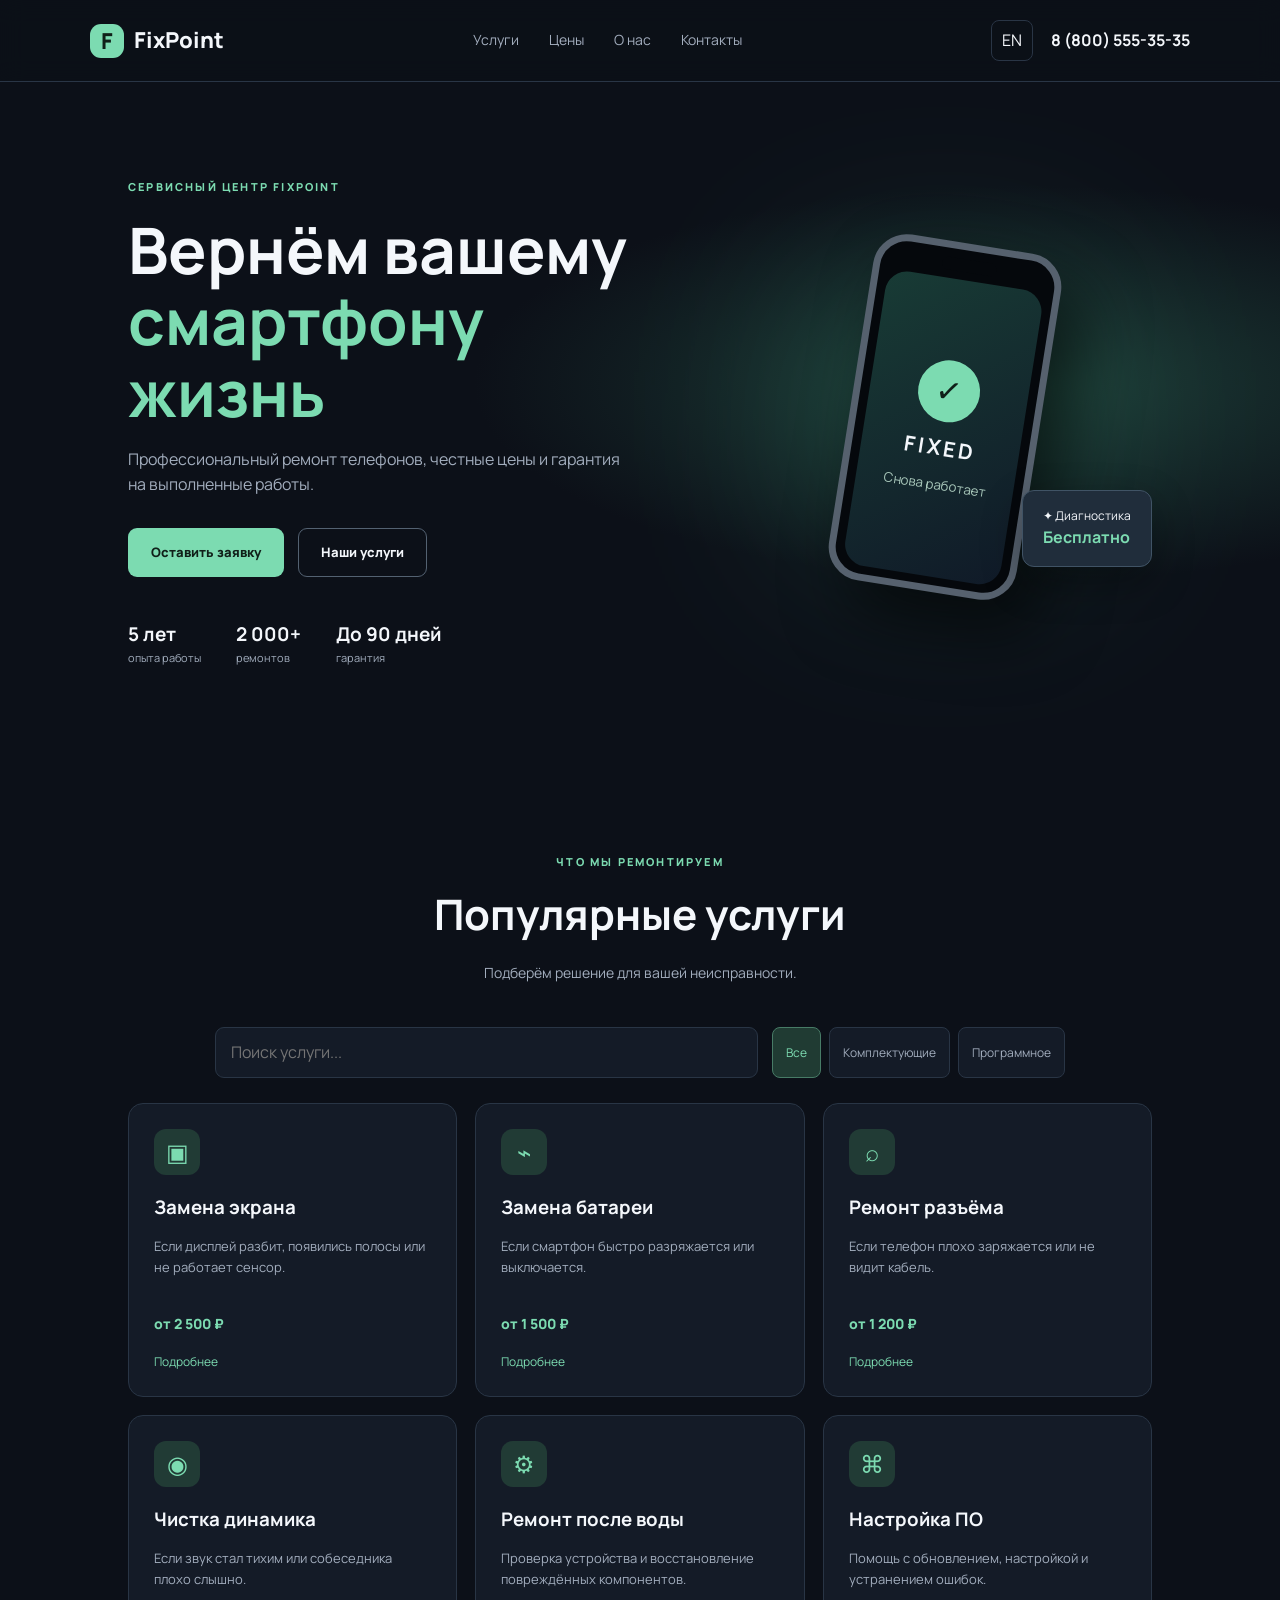
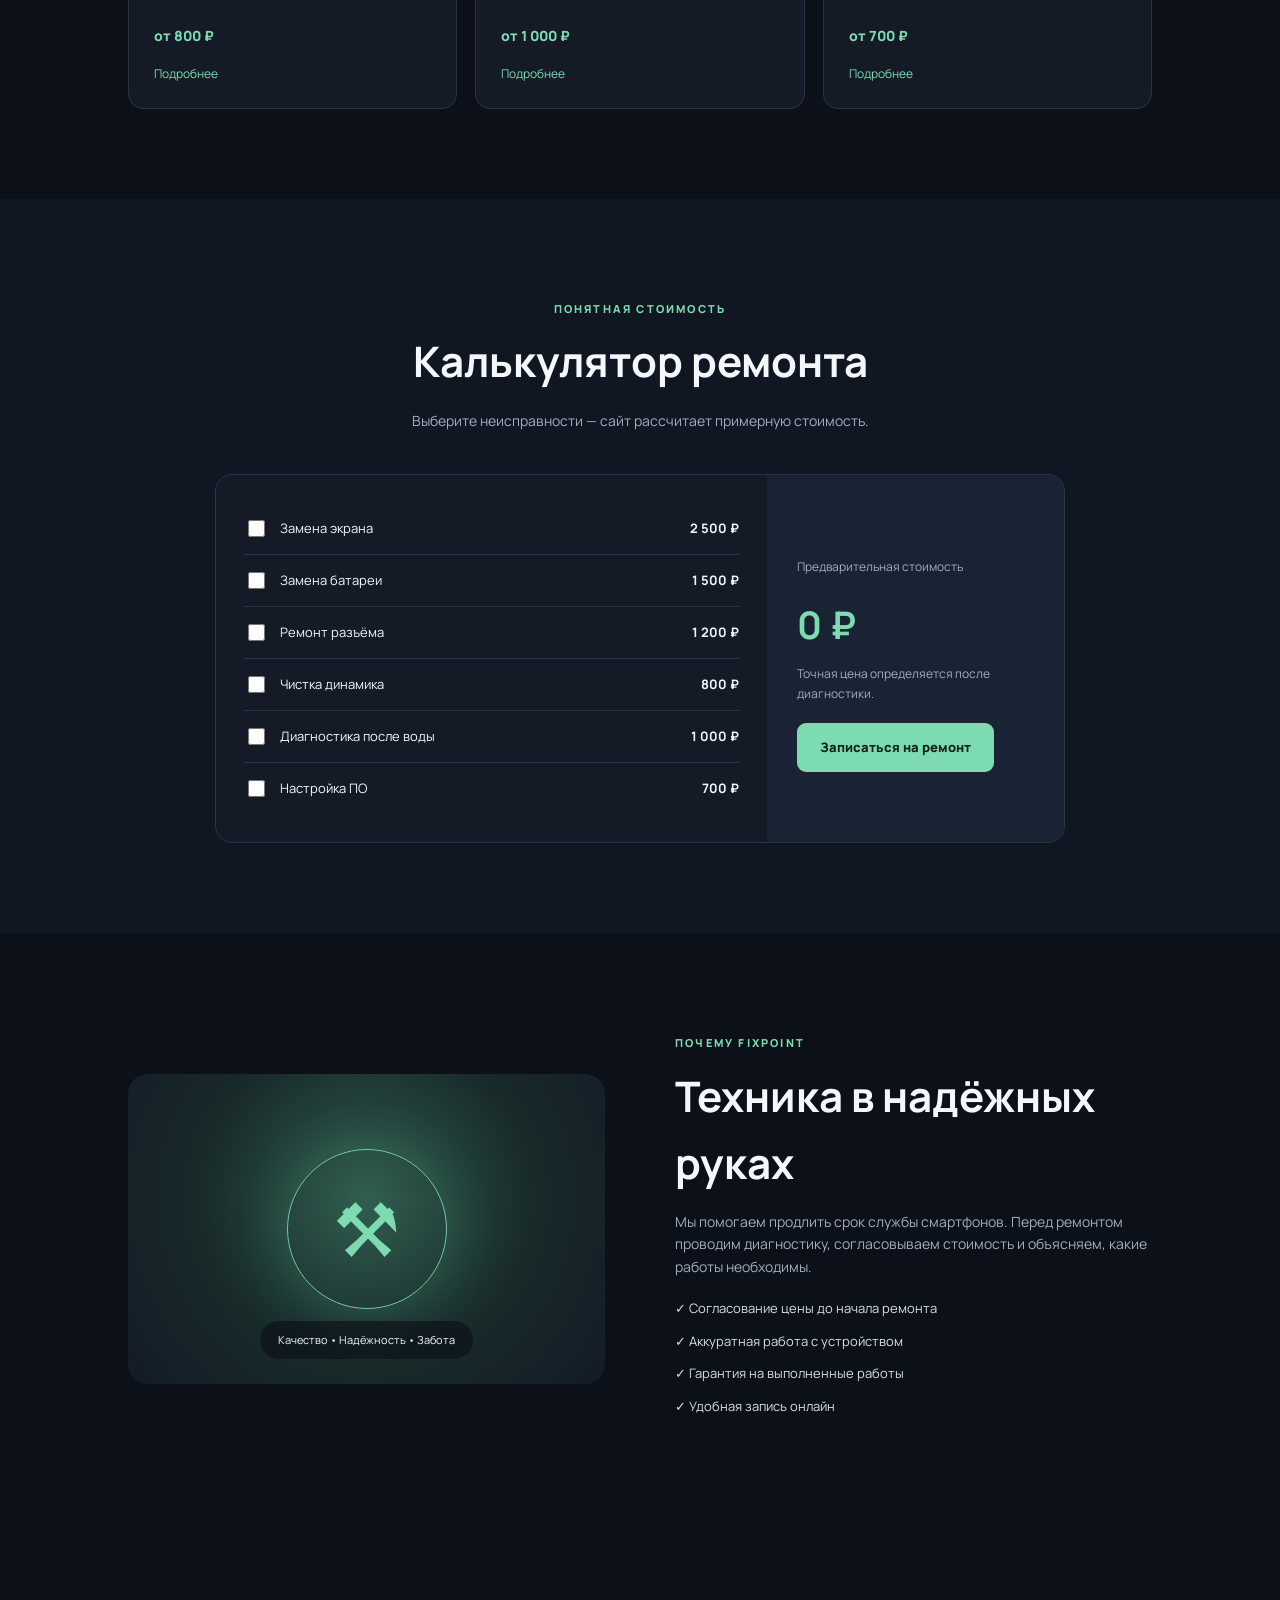
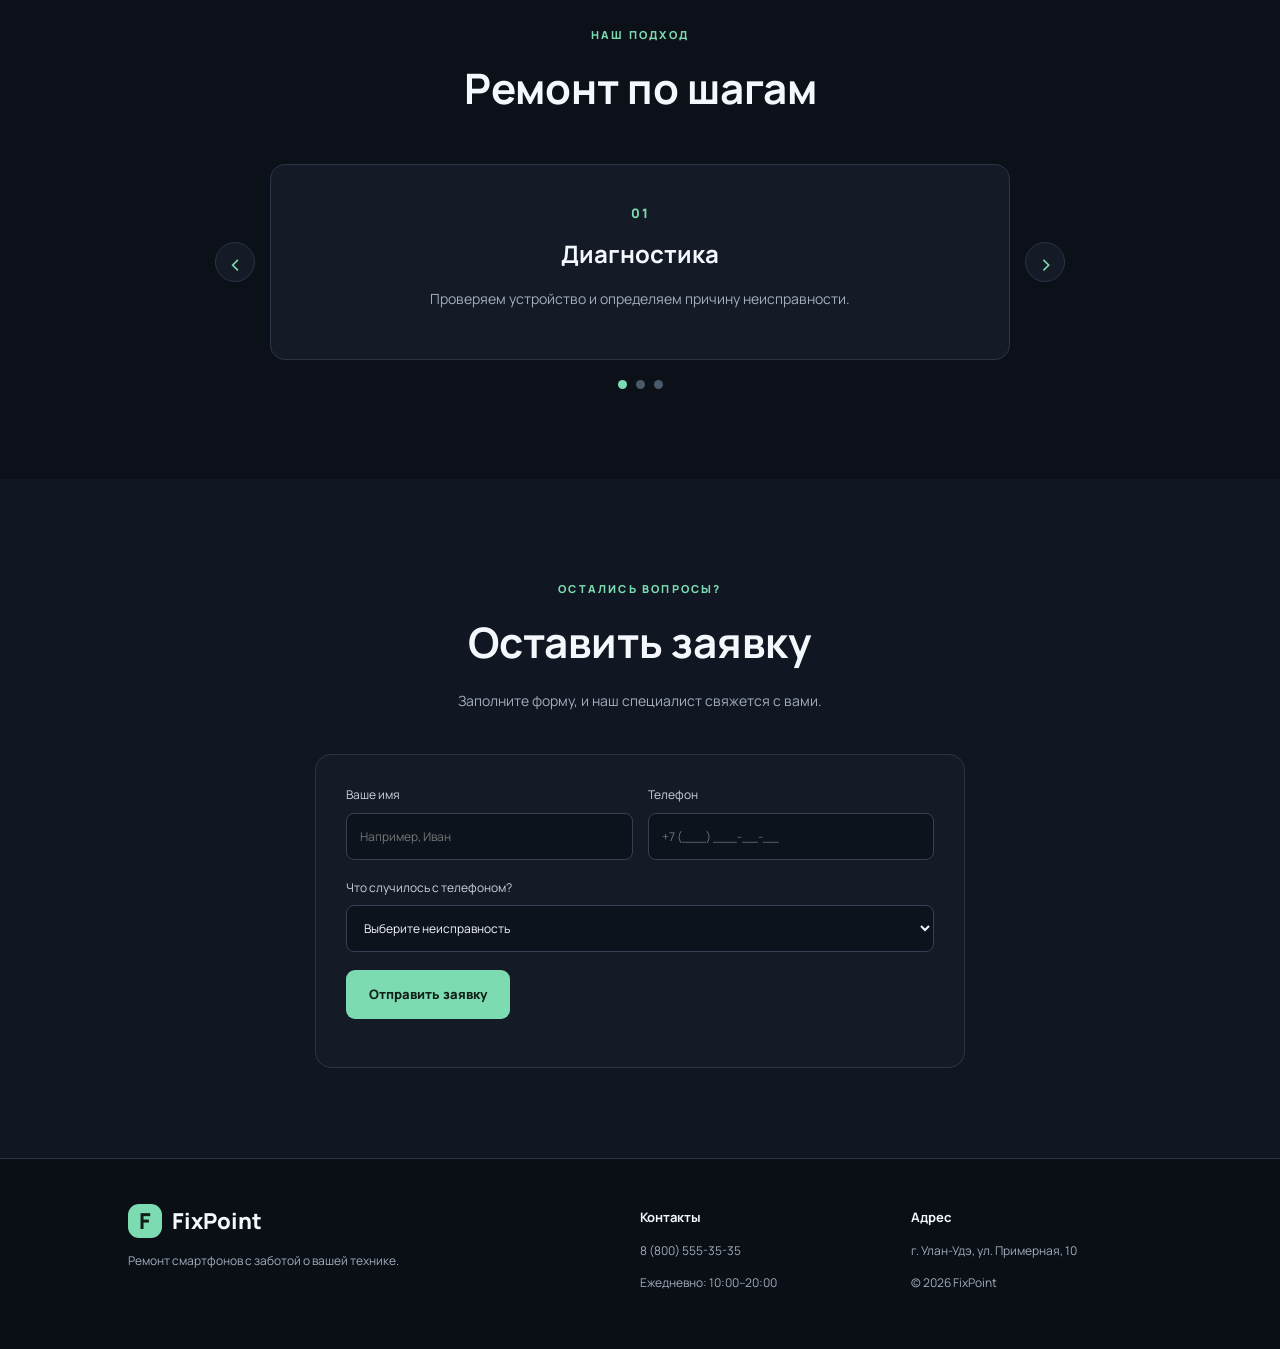
<file: index.html>
<!DOCTYPE html>
<html lang="ru">
<head>
  <meta charset="UTF-8">
  <meta name="viewport" content="width=device-width, initial-scale=1.0">
  <meta name="description" content="FixPoint — ремонт смартфонов, диагностика и настройка.">
  <title>FixPoint — ремонт смартфонов</title>
  <link rel="stylesheet" href="style.css">
  <script src="script.js" defer></script>
</head>
<body>
  <header class="header">
    <a class="logo" href="#home"><span class="logo-mark">F</span> FixPoint</a>
    <nav class="nav" id="nav">
      <a href="#services" data-i18n="navServices">Услуги</a>
      <a href="#prices" data-i18n="navPrices">Цены</a>
      <a href="#about" data-i18n="navAbout">О нас</a>
      <a href="#contact" data-i18n="navContacts">Контакты</a>
    </nav>
    <div class="header-actions">
      <button class="lang-btn" id="languageToggle" type="button" aria-label="Switch language">EN</button>
      <a class="header-phone" href="tel:+78005553535">8 (800) 555-35-35</a>
      <button class="menu-toggle" id="menuToggle" aria-label="Открыть меню">☰</button>
    </div>
  </header>

  <main>
    <section class="hero" id="home">
      <div class="hero-content">
        <p class="eyebrow" data-i18n="eyebrow">СЕРВИСНЫЙ ЦЕНТР FIXPOINT</p>
        <h1 data-i18n="heroTitle">Вернём вашему<br><span>смартфону жизнь</span></h1>
        <p class="hero-text" data-i18n="heroText">Профессиональный ремонт телефонов, честные цены и гарантия на выполненные работы.</p>
        <div class="hero-actions">
          <a class="btn btn-primary" href="#request" data-i18n="requestBtn">Оставить заявку</a>
          <a class="btn btn-outline" href="#services" data-i18n="servicesBtn">Наши услуги</a>
        </div>
        <div class="hero-stats">
          <div><strong>5 лет</strong><small data-i18n="experience">опыта работы</small></div>
          <div><strong>2 000+</strong><small data-i18n="repairs">ремонтов</small></div>
          <div><strong>До 90 дней</strong><small data-i18n="warranty">гарантия</small></div>
        </div>
      </div>
      <div class="hero-visual">
        <div class="phone-glow"></div>
        <div class="phone"><div class="phone-camera"></div><div class="phone-screen"><div class="screen-icon">✓</div><b>FIXED</b><small data-i18n="fixed">Снова работает</small></div></div>
        <div class="floating-card">✦ <span data-i18n="diagnostics">Диагностика</span><br><b data-i18n="free">Бесплатно</b></div>
      </div>
    </section>

    <section class="section" id="services">
      <div class="section-heading">
        <p class="eyebrow" data-i18n="serviceEyebrow">ЧТО МЫ РЕМОНТИРУЕМ</p>
        <h2 data-i18n="servicesTitle">Популярные услуги</h2>
        <p data-i18n="servicesIntro">Подберём решение для вашей неисправности.</p>
      </div>
      <div class="service-tools">
        <input id="serviceSearch" type="search" placeholder="Поиск услуги..." data-i18n-placeholder="searchPlaceholder" aria-label="Поиск услуг">
        <div class="filter-buttons" aria-label="Фильтр услуг">
          <button class="filter-btn active" data-filter="all" data-i18n="filterAll">Все</button>
          <button class="filter-btn" data-filter="hardware" data-i18n="filterHardware">Комплектующие</button>
          <button class="filter-btn" data-filter="software" data-i18n="filterSoftware">Программное</button>
        </div>
      </div>
      <div class="service-grid" id="serviceGrid">
        <article class="service-card reveal" data-category="hardware" data-title="Замена экрана" data-en-title="Screen replacement" data-details="Установим новый дисплей, проверим сенсор и качество изображения." data-en-details="We install a new display and check touch response and image quality." data-price="от 2 500 ₽">
          <div class="service-icon">▣</div><h3 data-i18n="screen">Замена экрана</h3><p data-i18n="screenDesc">Если дисплей разбит, появились полосы или не работает сенсор.</p><span>от 2 500 ₽</span><button class="details-btn" data-i18n="details">Подробнее</button>
        </article>
        <article class="service-card reveal" data-category="hardware" data-title="Замена батареи" data-en-title="Battery replacement" data-details="Проверим состояние аккумулятора и заменим его при необходимости." data-en-details="We check battery health and replace it if necessary." data-price="от 1 500 ₽">
          <div class="service-icon">⌁</div><h3 data-i18n="battery">Замена батареи</h3><p data-i18n="batteryDesc">Если смартфон быстро разряжается или выключается.</p><span>от 1 500 ₽</span><button class="details-btn" data-i18n="details">Подробнее</button>
        </article>
        <article class="service-card reveal" data-category="hardware" data-title="Ремонт разъёма" data-en-title="Charging port repair" data-details="Проверим кабель и разъём, устраним проблему с зарядкой." data-en-details="We inspect the cable and port and troubleshoot charging issues." data-price="от 1 200 ₽">
          <div class="service-icon">⌕</div><h3 data-i18n="port">Ремонт разъёма</h3><p data-i18n="portDesc">Если телефон плохо заряжается или не видит кабель.</p><span>от 1 200 ₽</span><button class="details-btn" data-i18n="details">Подробнее</button>
        </article>
        <article class="service-card reveal" data-category="hardware" data-title="Чистка динамика" data-en-title="Speaker cleaning" data-details="Аккуратно очистим сетку динамика и проверим громкость." data-en-details="We carefully clean the speaker mesh and test the sound." data-price="от 800 ₽">
          <div class="service-icon">◉</div><h3 data-i18n="speaker">Чистка динамика</h3><p data-i18n="speakerDesc">Если звук стал тихим или собеседника плохо слышно.</p><span>от 800 ₽</span><button class="details-btn" data-i18n="details">Подробнее</button>
        </article>
        <article class="service-card reveal" data-category="hardware" data-title="Ремонт после воды" data-en-title="Water damage service" data-details="Проведём диагностику устройства после контакта с жидкостью." data-en-details="We diagnose the device after liquid exposure." data-price="от 1 000 ₽">
          <div class="service-icon">⚙</div><h3 data-i18n="water">Ремонт после воды</h3><p data-i18n="waterDesc">Проверка устройства и восстановление повреждённых компонентов.</p><span>от 1 000 ₽</span><button class="details-btn" data-i18n="details">Подробнее</button>
        </article>
        <article class="service-card reveal" data-category="software" data-title="Настройка ПО" data-en-title="Software setup" data-details="Поможем с настройкой системы, обновлением и устранением ошибок." data-en-details="We help configure the system, update software and troubleshoot errors." data-price="от 700 ₽">
          <div class="service-icon">⌘</div><h3 data-i18n="software">Настройка ПО</h3><p data-i18n="softwareDesc">Помощь с обновлением, настройкой и устранением ошибок.</p><span>от 700 ₽</span><button class="details-btn" data-i18n="details">Подробнее</button>
        </article>
      </div>
      <p class="empty-result" id="emptyResult" data-i18n="emptyResult">Услуги не найдены. Попробуйте изменить запрос.</p>
    </section>

    <section class="price-section section" id="prices">
      <div class="section-heading"><p class="eyebrow" data-i18n="priceEyebrow">ПОНЯТНАЯ СТОИМОСТЬ</p><h2 data-i18n="calculatorTitle">Калькулятор ремонта</h2><p data-i18n="calculatorIntro">Выберите неисправности — сайт рассчитает примерную стоимость.</p></div>
      <div class="calculator">
        <div class="calc-options">
          <label class="check-row"><input type="checkbox" class="repair-option" value="2500"> <span data-i18n="screen">Замена экрана</span><b>2 500 ₽</b></label>
          <label class="check-row"><input type="checkbox" class="repair-option" value="1500"> <span data-i18n="battery">Замена батареи</span><b>1 500 ₽</b></label>
          <label class="check-row"><input type="checkbox" class="repair-option" value="1200"> <span data-i18n="port">Ремонт разъёма</span><b>1 200 ₽</b></label>
          <label class="check-row"><input type="checkbox" class="repair-option" value="800"> <span data-i18n="speaker">Чистка динамика</span><b>800 ₽</b></label>
          <label class="check-row"><input type="checkbox" class="repair-option" value="1000"> <span data-i18n="water">Диагностика после воды</span><b>1 000 ₽</b></label>
          <label class="check-row"><input type="checkbox" class="repair-option" value="700"> <span data-i18n="software">Настройка ПО</span><b>700 ₽</b></label>
        </div>
        <div class="calc-result"><p data-i18n="estimatedCost">Предварительная стоимость</p><strong id="total">0 ₽</strong><small data-i18n="exactPrice">Точная цена определяется после диагностики.</small><a href="#request" class="btn btn-primary" data-i18n="bookRepair">Записаться на ремонт</a></div>
      </div>
    </section>

    <section class="section about" id="about">
      <div class="about-art"><div class="tool-circle">⚒</div><div class="about-tag" data-i18n="tagline">Качество • Надёжность • Забота</div></div>
      <div class="about-copy"><p class="eyebrow" data-i18n="whyUs">ПОЧЕМУ FIXPOINT</p><h2 data-i18n="aboutTitle">Техника в надёжных руках</h2><p data-i18n="aboutText">Мы помогаем продлить срок службы смартфонов. Перед ремонтом проводим диагностику, согласовываем стоимость и объясняем, какие работы необходимы.</p><ul><li data-i18n="benefit1">✓ Согласование цены до начала ремонта</li><li data-i18n="benefit2">✓ Аккуратная работа с устройством</li><li data-i18n="benefit3">✓ Гарантия на выполненные работы</li><li data-i18n="benefit4">✓ Удобная запись онлайн</li></ul></div>
    </section>

    <section class="slider-section section">
      <div class="section-heading"><p class="eyebrow" data-i18n="sliderEyebrow">НАШ ПОДХОД</p><h2 data-i18n="sliderTitle">Ремонт по шагам</h2></div>
      <div class="slider">
        <button class="slider-arrow" id="slidePrev" aria-label="Предыдущий слайд">‹</button>
        <div class="slide-window"><div class="slide-track" id="slideTrack">
          <article class="slide"><span>01</span><h3 data-i18n="step1Title">Диагностика</h3><p data-i18n="step1Text">Проверяем устройство и определяем причину неисправности.</p></article>
          <article class="slide"><span>02</span><h3 data-i18n="step2Title">Согласование</h3><p data-i18n="step2Text">Объясняем решение, сроки и предварительную стоимость.</p></article>
          <article class="slide"><span>03</span><h3 data-i18n="step3Title">Ремонт и проверка</h3><p data-i18n="step3Text">Выполняем работу и проверяем основные функции смартфона.</p></article>
        </div></div>
        <button class="slider-arrow" id="slideNext" aria-label="Следующий слайд">›</button>
      </div>
      <div class="slider-dots" id="sliderDots"><button class="dot active" aria-label="Слайд 1"></button><button class="dot" aria-label="Слайд 2"></button><button class="dot" aria-label="Слайд 3"></button></div>
    </section>

    <section class="request-section section" id="request">
      <div class="section-heading"><p class="eyebrow" data-i18n="contactEyebrow">ОСТАЛИСЬ ВОПРОСЫ?</p><h2 data-i18n="requestTitle">Оставить заявку</h2><p data-i18n="requestIntro">Заполните форму, и наш специалист свяжется с вами.</p></div>
      <form class="request-form" name="repair-request" method="POST" data-netlify="true" netlify-honeypot="bot-field" id="requestForm">
        <input type="hidden" name="form-name" value="repair-request">
        <p class="hidden"><label>Не заполняйте это поле: <input name="bot-field"></label></p>
        <div class="form-grid">
          <label><span data-i18n="yourName">Ваше имя</span><input type="text" name="name" id="name" placeholder="Например, Иван" required minlength="2"></label>
          <label><span data-i18n="yourPhone">Телефон</span><input type="tel" name="phone" id="phone" placeholder="+7 (___) ___-__-__" required></label>
        </div>
        <label><span data-i18n="problemLabel">Что случилось с телефоном?</span>
          <select id="problem" name="problem" required><option value="" data-i18n="chooseProblem">Выберите неисправность</option><option>Разбит экран</option><option>Быстро разряжается</option><option>Не заряжается</option><option>Проблемы со звуком</option><option>Попала вода</option><option>Другая проблема</option></select>
        </label>
        <button class="btn btn-primary" type="submit" data-i18n="sendRequest">Отправить заявку</button>
        <p class="form-message" id="formMessage" role="status"></p>
      </form>
    </section>
  </main>

  <footer class="footer" id="contact">
    <div><a class="logo" href="#home"><span class="logo-mark">F</span> FixPoint</a><p data-i18n="footerText">Ремонт смартфонов с заботой о вашей технике.</p></div>
    <div><b data-i18n="contacts">Контакты</b><p>8 (800) 555-35-35</p><p data-i18n="hours">Ежедневно: 10:00–20:00</p></div>
    <div><b data-i18n="address">Адрес</b><p data-i18n="sampleAddress">г. Улан-Удэ, ул. Примерная, 10</p><p>© 2026 FixPoint</p></div>
  </footer>

  <div class="modal" id="serviceModal" aria-hidden="true">
    <div class="modal-backdrop" data-close-modal></div>
    <div class="modal-box" role="dialog" aria-modal="true" aria-labelledby="modalTitle">
      <button class="modal-close" id="modalClose" aria-label="Закрыть">×</button>
      <p class="eyebrow">FIXPOINT</p><h2 id="modalTitle"></h2><p id="modalText"></p><strong id="modalPrice"></strong>
      <a class="btn btn-primary" href="#request" id="modalRequest" data-i18n="requestBtn">Оставить заявку</a>
    </div>
  </div>
  <button class="back-to-top" id="backToTop" aria-label="Наверх">↑</button>
</body>
</html>
</file>
<file: style.css>
@import url('https://fonts.googleapis.com/css2?family=Manrope:wght@400;500;600;700;800&display=swap');
:root{--bg:#0c1018;--panel:#141b27;--panel2:#192333;--text:#f4f7fb;--muted:#a2adbd;--accent:#7cdbb1;--line:#293545}
*{box-sizing:border-box}html{scroll-behavior:smooth;scroll-padding-top:90px}body{margin:0;background:var(--bg);color:var(--text);font-family:Manrope,Arial,sans-serif;line-height:1.6}a{color:inherit;text-decoration:none}button,input,select{font:inherit}
.header{height:82px;padding:0 7%;display:flex;align-items:center;justify-content:space-between;border-bottom:1px solid var(--line);background:#0c1018ef;position:sticky;top:0;z-index:10;backdrop-filter:blur(12px)}.logo{font-size:22px;font-weight:800;display:flex;align-items:center;gap:10px}.logo-mark{display:grid;place-items:center;background:var(--accent);color:#102019;width:34px;height:34px;border-radius:11px}.nav{display:flex;gap:30px;color:var(--muted);font-size:14px}.nav a:hover,.header-phone:hover{color:var(--accent)}.header-phone{font-weight:700}.header-actions{display:flex;align-items:center;gap:18px}.lang-btn,.menu-toggle{background:transparent;color:var(--text);border:1px solid var(--line);padding:7px 10px;border-radius:8px;cursor:pointer}.menu-toggle{display:none;border:0;font-size:25px}
.hero{min-height:610px;padding:85px 10%;display:grid;grid-template-columns:1.15fr .85fr;align-items:center;gap:50px;background:radial-gradient(ellipse at 80% 45%,#1c3b36 0%,transparent 38%)}.eyebrow{font-size:11px;letter-spacing:2.2px;color:var(--accent);font-weight:800}.hero h1{font-size:clamp(42px,5vw,66px);line-height:1.12;margin:18px 0}.hero h1 span{color:var(--accent)}.hero-text{color:var(--muted);max-width:510px}.hero-actions{display:flex;gap:14px;margin:30px 0 42px}.btn{display:inline-flex;justify-content:center;align-items:center;padding:13px 22px;border-radius:9px;font-weight:800;font-size:13px;border:1px solid transparent;cursor:pointer;transition:.2s}.btn-primary{background:var(--accent);color:#102019}.btn-primary:hover{background:#a0f0ce;transform:translateY(-2px)}.btn-outline{border-color:#536171;color:var(--text)}.btn-outline:hover{border-color:var(--accent);color:var(--accent)}.hero-stats{display:flex;gap:35px}.hero-stats div{display:flex;flex-direction:column}.hero-stats strong{font-size:19px}.hero-stats small{color:var(--muted);font-size:11px}.hero-visual{height:390px;position:relative;display:grid;place-items:center}.phone-glow{position:absolute;width:280px;height:280px;background:#52d6a3;filter:blur(100px);opacity:.17}.phone{width:190px;height:350px;border:7px solid #56616e;border-radius:34px;background:#05080c;padding:9px;transform:rotate(9deg);box-shadow:25px 30px 65px #0009}.phone-camera{width:55px;height:13px;background:#05080c;border-radius:20px;margin:0 auto 8px;position:relative;z-index:1}.phone-screen{height:calc(100% - 20px);border-radius:22px;background:linear-gradient(145deg,#183b35,#101a28);display:flex;flex-direction:column;align-items:center;justify-content:center;gap:10px}.phone-screen b{font-size:21px;letter-spacing:3px}.phone-screen small{color:#a9c8bb}.screen-icon{width:62px;height:62px;border-radius:50%;display:grid;place-items:center;background:var(--accent);color:#102019;font-size:32px}.floating-card{position:absolute;bottom:45px;right:0;background:#202d3b;padding:15px 20px;border:1px solid #405365;border-radius:12px;box-shadow:0 15px 40px #0005;font-size:12px}.floating-card b{color:var(--accent);font-size:16px}
.section{padding:90px 10%}.section-heading{text-align:center;margin:0 auto 42px}.section-heading h2,.about h2{font-size:clamp(30px,4vw,42px);margin:8px 0}.section-heading>p:last-child{color:var(--muted);font-size:14px}.service-tools{max-width:850px;margin:0 auto 25px;display:flex;gap:14px;justify-content:space-between;flex-wrap:wrap}.service-tools input{flex:1;min-width:210px;background:var(--panel);border:1px solid var(--line);color:var(--text);border-radius:9px;padding:12px 15px;outline:none}.service-tools input:focus{border-color:var(--accent)}.filter-buttons{display:flex;gap:8px;flex-wrap:wrap}.filter-btn{background:var(--panel);border:1px solid var(--line);color:var(--muted);padding:10px 13px;border-radius:8px;cursor:pointer;font-size:12px}.filter-btn.active,.filter-btn:hover{background:#203b33;color:var(--accent);border-color:#477b66}.service-grid{display:grid;grid-template-columns:repeat(3,1fr);gap:18px}.service-card{padding:25px;background:var(--panel);border:1px solid var(--line);border-radius:15px;transition:.25s}.service-card:hover{transform:translateY(-5px);border-color:#5caa8c}.service-card[hidden]{display:none}.service-icon{width:46px;height:46px;border-radius:12px;background:#213b35;color:var(--accent);display:grid;place-items:center;font-size:24px}.service-card h3{margin:18px 0 7px}.service-card p{font-size:13px;color:var(--muted);min-height:62px}.service-card span{font-size:14px;color:var(--accent);font-weight:800}.details-btn{display:block;margin-top:15px;padding:0;background:none;border:0;color:var(--accent);font-size:12px;cursor:pointer}.empty-result{display:none;text-align:center;color:var(--muted);font-size:13px}.empty-result.show{display:block}
.price-section,.request-section{background:#101722}.calculator{max-width:850px;margin:auto;display:grid;grid-template-columns:1.3fr .7fr;background:var(--panel);border:1px solid var(--line);border-radius:17px;overflow:hidden}.calc-options{padding:28px}.check-row{display:flex;align-items:center;gap:12px;padding:14px 0;border-bottom:1px solid var(--line);font-size:13px;cursor:pointer}.check-row:last-child{border:0}.check-row input{accent-color:var(--accent);width:17px;height:17px}.check-row b{margin-left:auto;white-space:nowrap}.calc-result{background:var(--panel2);padding:30px;display:flex;flex-direction:column;justify-content:center;align-items:flex-start}.calc-result p,.calc-result small{color:var(--muted);font-size:12px}.calc-result strong{font-size:38px;color:var(--accent);margin:5px 0 10px}.calc-result .btn{margin-top:20px}
.about{display:grid;grid-template-columns:1fr 1fr;align-items:center;gap:70px}.about-art{min-height:310px;border-radius:20px;background:radial-gradient(circle at 50% 40%,#315e50,#182a2a 55%,#141b27);display:grid;place-items:center;position:relative}.tool-circle{width:160px;height:160px;border:1px solid #75c6a6;border-radius:50%;display:grid;place-items:center;color:var(--accent);font-size:75px;box-shadow:0 0 60px #62d6a333}.about-tag{position:absolute;bottom:25px;background:#0c1018a8;padding:10px 18px;border-radius:30px;font-size:11px}.about-copy>p:not(.eyebrow){color:var(--muted);font-size:14px}.about-copy ul{list-style:none;padding:0;color:#d5e1dc;font-size:13px;line-height:2.5}
.slider-section{background:#0c1018}.slider{max-width:850px;margin:auto;display:flex;align-items:center;gap:15px}.slide-window{overflow:hidden;flex:1}.slide-track{display:flex;transition:transform .45s ease}.slide{min-width:100%;padding:35px;background:var(--panel);border:1px solid var(--line);border-radius:15px;text-align:center}.slide span{color:var(--accent);font-weight:800;font-size:13px;letter-spacing:2px}.slide h3{font-size:24px;margin:10px}.slide p{color:var(--muted);font-size:14px}.slider-arrow{width:40px;height:40px;border-radius:50%;border:1px solid var(--line);background:var(--panel);color:var(--accent);font-size:25px;cursor:pointer}.slider-dots{display:flex;justify-content:center;gap:9px;margin-top:20px}.dot{width:9px;height:9px;padding:0;border:0;border-radius:50%;background:#4b5968;cursor:pointer}.dot.active{background:var(--accent)}
.request-form{max-width:650px;margin:auto;background:var(--panel);padding:30px;border:1px solid var(--line);border-radius:16px;display:flex;flex-direction:column;gap:18px}.form-grid{display:grid;grid-template-columns:1fr 1fr;gap:15px}.request-form label{display:flex;flex-direction:column;gap:8px;font-size:12px;color:#cbd4df}.request-form input,.request-form select{width:100%;padding:13px;background:#0d131d;border:1px solid #344153;border-radius:8px;color:var(--text);outline:none}.request-form input:focus,.request-form select:focus{border-color:var(--accent)}.request-form .btn{align-self:flex-start}.form-message{margin:0;font-size:13px;color:var(--accent)}.hidden{display:none}.footer{padding:45px 10%;display:grid;grid-template-columns:2fr 1fr 1fr;gap:30px;border-top:1px solid var(--line);background:#0a0e15}.footer p{font-size:12px;color:var(--muted)}.footer b{font-size:13px}
.back-to-top{position:fixed;right:24px;bottom:24px;width:45px;height:45px;border:0;border-radius:12px;background:var(--accent);color:#102019;font-size:24px;font-weight:800;cursor:pointer;opacity:0;visibility:hidden;transform:translateY(10px);transition:.2s;z-index:8}.back-to-top.visible{opacity:1;visibility:visible;transform:translateY(0)}.reveal{opacity:0;transform:translateY(22px);transition:opacity .6s ease,transform .6s ease}.reveal.in-view{opacity:1;transform:translateY(0)}
.modal{position:fixed;inset:0;display:none;align-items:center;justify-content:center;padding:20px;z-index:30}.modal.open{display:flex}.modal-backdrop{position:absolute;inset:0;background:#000b}.modal-box{position:relative;width:min(100%,460px);padding:35px;background:var(--panel2);border:1px solid #405365;border-radius:18px;box-shadow:0 25px 80px #0008}.modal-box h2{margin:5px 0 12px}.modal-box p:not(.eyebrow){color:var(--muted);font-size:14px}.modal-box strong{display:block;color:var(--accent);margin:15px 0 20px}.modal-close{position:absolute;right:15px;top:10px;background:none;border:0;color:var(--text);font-size:28px;cursor:pointer}
@media(max-width:800px){.header{padding:0 5%}.nav{gap:14px}.header-phone{display:none}.hero{padding:65px 7%;grid-template-columns:1fr}.hero-visual{height:330px}.section{padding:70px 7%}.service-grid{grid-template-columns:repeat(2,1fr)}.about{gap:30px}.footer{padding:40px 7%}}
@media(max-width:560px){.header{height:70px}.menu-toggle{display:block}.nav{display:none;position:absolute;top:70px;left:0;right:0;background:#111925;padding:20px 7%;flex-direction:column;border-bottom:1px solid var(--line)}.nav.open{display:flex}.header-actions{gap:10px}.hero{min-height:auto;padding-top:55px}.hero h1{font-size:43px}.hero-visual{height:300px}.phone{transform:scale(.85) rotate(8deg)}.floating-card{right:0;bottom:15px}.hero-stats{gap:18px}.hero-stats strong{font-size:16px}.service-grid{grid-template-columns:1fr}.service-card p{min-height:0}.calculator{grid-template-columns:1fr}.calc-result{align-items:stretch}.about{grid-template-columns:1fr}.about-art{min-height:250px}.form-grid{grid-template-columns:1fr}.request-form{padding:20px}.footer{grid-template-columns:1fr;gap:15px}.service-tools{flex-direction:column}.filter-buttons{justify-content:flex-start}.slider{gap:7px}.slide{padding:25px 16px}}

.not-found{min-height:100vh;display:flex;flex-direction:column;align-items:center;justify-content:center;text-align:center;padding:25px}.not-found-code{font-size:clamp(90px,20vw,170px);font-weight:800;line-height:1;color:var(--accent);margin:25px 0 5px}.not-found h1{font-size:clamp(28px,5vw,42px);margin:8px}.not-found p{color:var(--muted);margin:0 0 25px}
</file>
